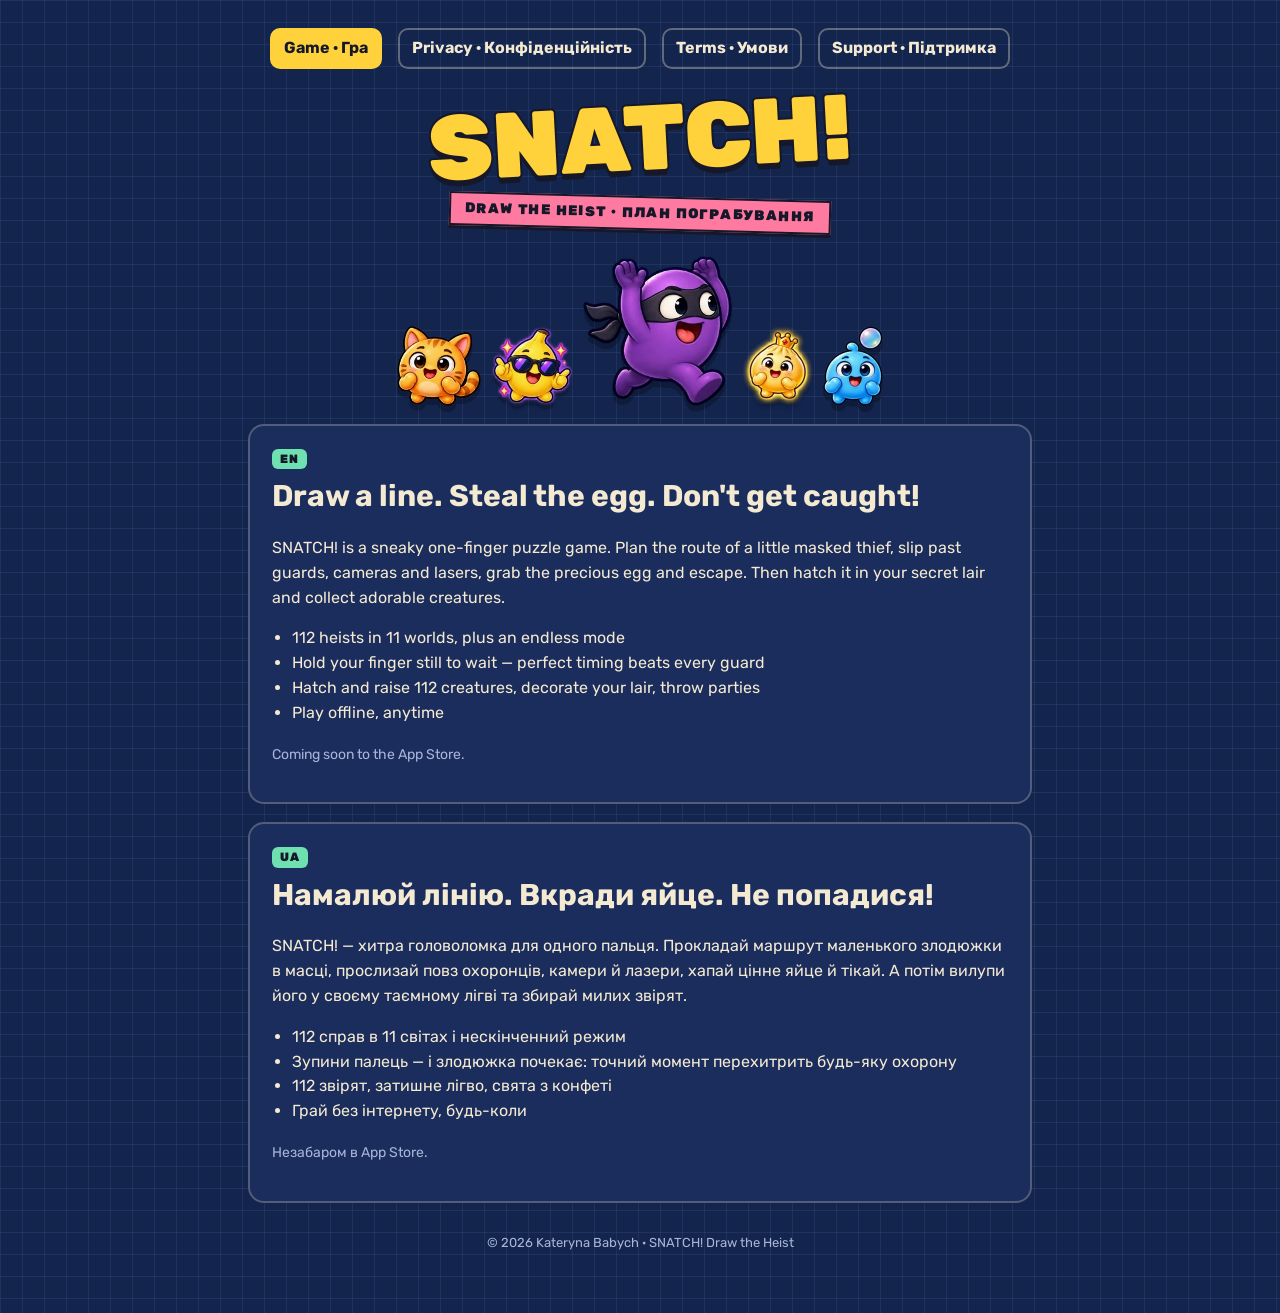
<file: index.html>
<!doctype html>
<html lang="en"><head><meta charset="utf-8"><meta name="viewport" content="width=device-width,initial-scale=1">
<title>SNATCH! Draw the Heist</title><meta name="description" content="SNATCH! is a sneaky one-finger puzzle game: draw a route past guards, steal the egg and hatch adorable creatures.">
<link rel="icon" href="img/favicon.png"><link rel="preconnect" href="https://fonts.googleapis.com">
<link href="https://fonts.googleapis.com/css2?family=Rubik:wght@400;600;800;900&display=swap" rel="stylesheet">
<link rel="stylesheet" href="style.css"></head><body><div class="wrap">
<nav><a href="index.html" class="on">Game · Гра</a><a href="privacy.html">Privacy · Конфіденційність</a><a href="terms.html">Terms · Умови</a><a href="support.html">Support · Підтримка</a></nav>
<div class="logo">SNATCH!</div><div class="tag">Draw the Heist · План пограбування</div>
<div class="hero"><img class="small" src="img/creature_3.webp" alt=""><img class="small" src="img/creature_12.webp" alt=""><img src="img/thief_carry.webp" alt="The masked thief carrying an egg"><img class="small" src="img/creature_15.webp" alt=""><img class="small" src="img/creature_0.webp" alt=""></div>
<div class="card"><span class="lang">EN</span>
<h1>Draw a line. Steal the egg. Don't get caught!</h1>
<p>SNATCH! is a sneaky one-finger puzzle game. Plan the route of a little masked thief, slip past guards, cameras and lasers, grab the precious egg and escape. Then hatch it in your secret lair and collect adorable creatures.</p>
<ul><li>112 heists in 11 worlds, plus an endless mode</li><li>Hold your finger still to wait — perfect timing beats every guard</li><li>Hatch and raise 112 creatures, decorate your lair, throw parties</li><li>Play offline, anytime</li></ul>
<p><span class="muted">Coming soon to the App Store.</span></p></div>
<div class="card"><span class="lang">UA</span>
<h1>Намалюй лінію. Вкради яйце. Не попадися!</h1>
<p>SNATCH! — хитра головоломка для одного пальця. Прокладай маршрут маленького злодюжки в масці, прослизай повз охоронців, камери й лазери, хапай цінне яйце й тікай. А потім вилупи його у своєму таємному лігві та збирай милих звірят.</p>
<ul><li>112 справ в 11 світах і нескінченний режим</li><li>Зупини палець — і злодюжка почекає: точний момент перехитрить будь-яку охорону</li><li>112 звірят, затишне лігво, свята з конфеті</li><li>Грай без інтернету, будь-коли</li></ul>
<p><span class="muted">Незабаром в App Store.</span></p></div>
<footer>© 2026 Kateryna Babych · SNATCH! Draw the Heist</footer></div></body></html>
</file>
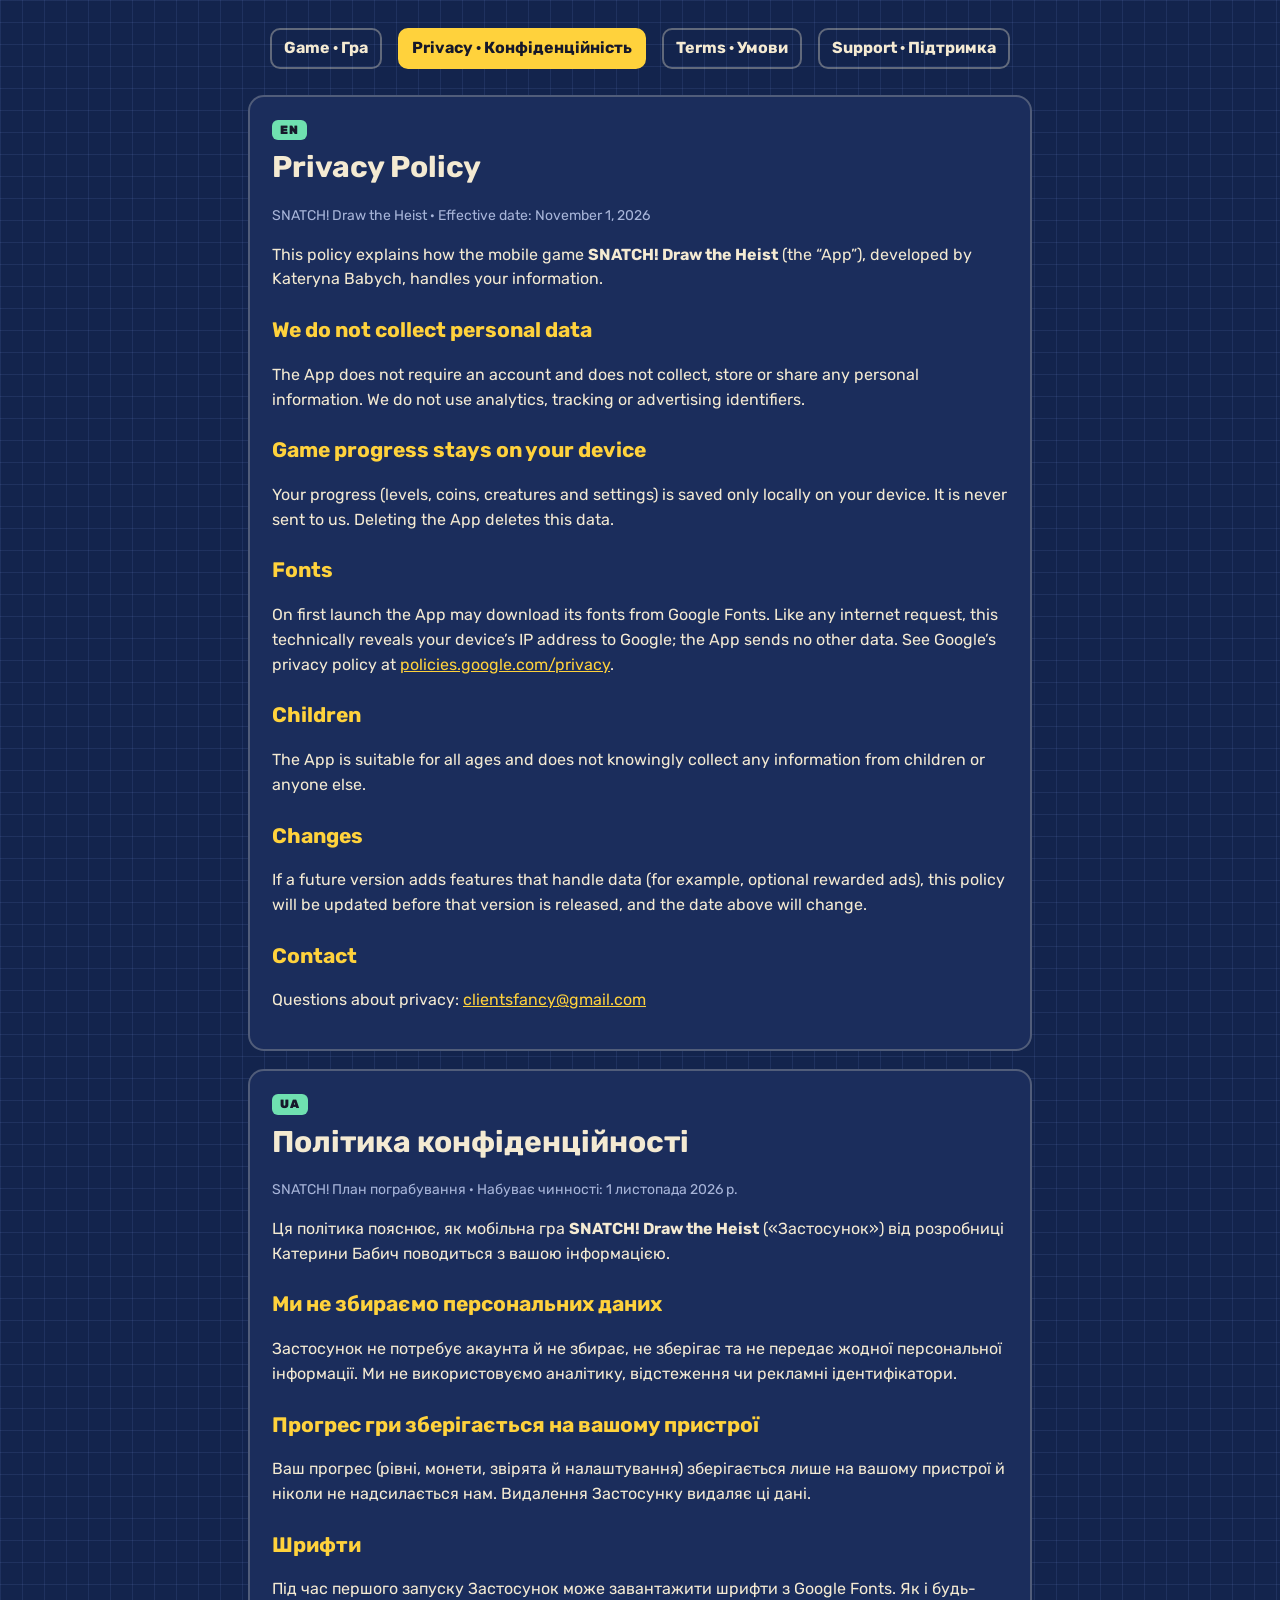
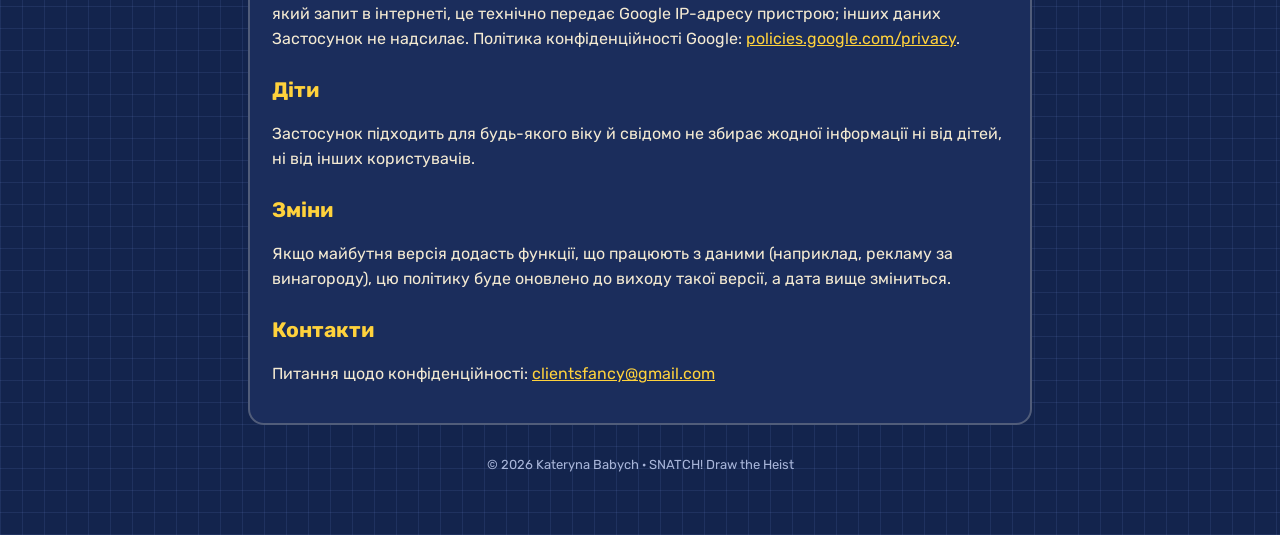
<file: privacy.html>
<!doctype html>
<html lang="en"><head><meta charset="utf-8"><meta name="viewport" content="width=device-width,initial-scale=1">
<title>Privacy Policy — SNATCH!</title><meta name="description" content="Privacy policy of the SNATCH! Draw the Heist mobile game.">
<link rel="icon" href="img/favicon.png"><link rel="preconnect" href="https://fonts.googleapis.com">
<link href="https://fonts.googleapis.com/css2?family=Rubik:wght@400;600;800;900&display=swap" rel="stylesheet">
<link rel="stylesheet" href="style.css"></head><body><div class="wrap">
<nav><a href="index.html">Game · Гра</a><a href="privacy.html" class="on">Privacy · Конфіденційність</a><a href="terms.html">Terms · Умови</a><a href="support.html">Support · Підтримка</a></nav>
<div class="card"><span class="lang">EN</span>
<h1>Privacy Policy</h1><p class="muted">SNATCH! Draw the Heist · Effective date: November 1, 2026</p>
<p>This policy explains how the mobile game <b>SNATCH! Draw the Heist</b> (the “App”), developed by Kateryna Babych, handles your information.</p>
<h2>We do not collect personal data</h2>
<p>The App does not require an account and does not collect, store or share any personal information. We do not use analytics, tracking or advertising identifiers.</p>
<h2>Game progress stays on your device</h2>
<p>Your progress (levels, coins, creatures and settings) is saved only locally on your device. It is never sent to us. Deleting the App deletes this data.</p>
<h2>Fonts</h2>
<p>On first launch the App may download its fonts from Google Fonts. Like any internet request, this technically reveals your device’s IP address to Google; the App sends no other data. See Google’s privacy policy at <a href="https://policies.google.com/privacy">policies.google.com/privacy</a>.</p>
<h2>Children</h2>
<p>The App is suitable for all ages and does not knowingly collect any information from children or anyone else.</p>
<h2>Changes</h2>
<p>If a future version adds features that handle data (for example, optional rewarded ads), this policy will be updated before that version is released, and the date above will change.</p>
<h2>Contact</h2>
<p>Questions about privacy: <a href="mailto:clientsfancy@gmail.com">clientsfancy@gmail.com</a></p></div>
<div class="card"><span class="lang">UA</span>
<h1>Політика конфіденційності</h1><p class="muted">SNATCH! План пограбування · Набуває чинності: 1 листопада 2026 р.</p>
<p>Ця політика пояснює, як мобільна гра <b>SNATCH! Draw the Heist</b> («Застосунок») від розробниці Катерини Бабич поводиться з вашою інформацією.</p>
<h2>Ми не збираємо персональних даних</h2>
<p>Застосунок не потребує акаунта й не збирає, не зберігає та не передає жодної персональної інформації. Ми не використовуємо аналітику, відстеження чи рекламні ідентифікатори.</p>
<h2>Прогрес гри зберігається на вашому пристрої</h2>
<p>Ваш прогрес (рівні, монети, звірята й налаштування) зберігається лише на вашому пристрої й ніколи не надсилається нам. Видалення Застосунку видаляє ці дані.</p>
<h2>Шрифти</h2>
<p>Під час першого запуску Застосунок може завантажити шрифти з Google Fonts. Як і будь-який запит в інтернеті, це технічно передає Google IP-адресу пристрою; інших даних Застосунок не надсилає. Політика конфіденційності Google: <a href="https://policies.google.com/privacy">policies.google.com/privacy</a>.</p>
<h2>Діти</h2>
<p>Застосунок підходить для будь-якого віку й свідомо не збирає жодної інформації ні від дітей, ні від інших користувачів.</p>
<h2>Зміни</h2>
<p>Якщо майбутня версія додасть функції, що працюють з даними (наприклад, рекламу за винагороду), цю політику буде оновлено до виходу такої версії, а дата вище зміниться.</p>
<h2>Контакти</h2>
<p>Питання щодо конфіденційності: <a href="mailto:clientsfancy@gmail.com">clientsfancy@gmail.com</a></p></div>
<footer>© 2026 Kateryna Babych · SNATCH! Draw the Heist</footer></div></body></html>
</file>
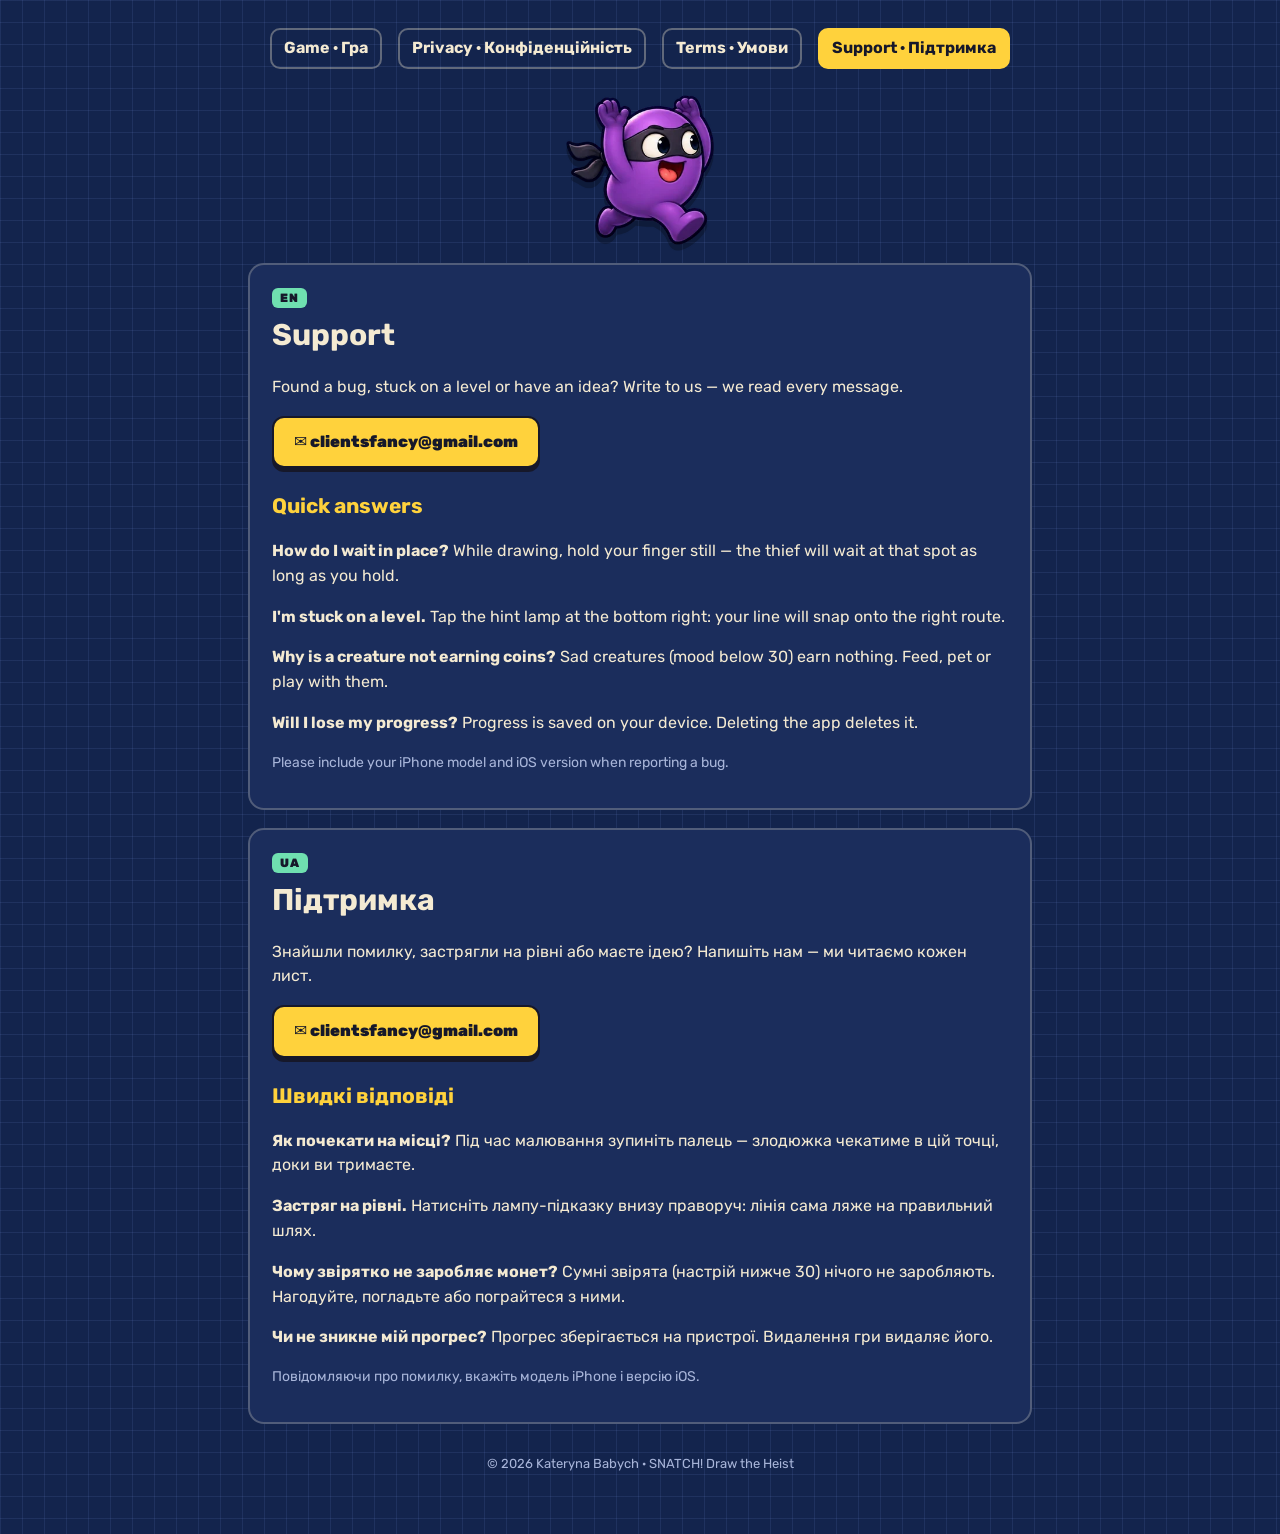
<file: support.html>
<!doctype html>
<html lang="en"><head><meta charset="utf-8"><meta name="viewport" content="width=device-width,initial-scale=1">
<title>Support — SNATCH!</title><meta name="description" content="Help and contact for the SNATCH! Draw the Heist mobile game.">
<link rel="icon" href="img/favicon.png"><link rel="preconnect" href="https://fonts.googleapis.com">
<link href="https://fonts.googleapis.com/css2?family=Rubik:wght@400;600;800;900&display=swap" rel="stylesheet">
<link rel="stylesheet" href="style.css"></head><body><div class="wrap">
<nav><a href="index.html">Game · Гра</a><a href="privacy.html">Privacy · Конфіденційність</a><a href="terms.html">Terms · Умови</a><a href="support.html" class="on">Support · Підтримка</a></nav>
<div class="hero"><img src="img/thief_carry.webp" alt=""></div>
<div class="card"><span class="lang">EN</span>
<h1>Support</h1>
<p>Found a bug, stuck on a level or have an idea? Write to us — we read every message.</p>
<p><a class="btn" href="mailto:clientsfancy@gmail.com?subject=SNATCH!%20support">✉ clientsfancy@gmail.com</a></p>
<h2>Quick answers</h2>
<p><b>How do I wait in place?</b> While drawing, hold your finger still — the thief will wait at that spot as long as you hold.</p>
<p><b>I'm stuck on a level.</b> Tap the hint lamp at the bottom right: your line will snap onto the right route.</p>
<p><b>Why is a creature not earning coins?</b> Sad creatures (mood below 30) earn nothing. Feed, pet or play with them.</p>
<p><b>Will I lose my progress?</b> Progress is saved on your device. Deleting the app deletes it.</p>
<p class="muted">Please include your iPhone model and iOS version when reporting a bug.</p></div>
<div class="card"><span class="lang">UA</span>
<h1>Підтримка</h1>
<p>Знайшли помилку, застрягли на рівні або маєте ідею? Напишіть нам — ми читаємо кожен лист.</p>
<p><a class="btn" href="mailto:clientsfancy@gmail.com?subject=SNATCH!%20support">✉ clientsfancy@gmail.com</a></p>
<h2>Швидкі відповіді</h2>
<p><b>Як почекати на місці?</b> Під час малювання зупиніть палець — злодюжка чекатиме в цій точці, доки ви тримаєте.</p>
<p><b>Застряг на рівні.</b> Натисніть лампу-підказку внизу праворуч: лінія сама ляже на правильний шлях.</p>
<p><b>Чому звірятко не заробляє монет?</b> Сумні звірята (настрій нижче 30) нічого не заробляють. Нагодуйте, погладьте або пограйтеся з ними.</p>
<p><b>Чи не зникне мій прогрес?</b> Прогрес зберігається на пристрої. Видалення гри видаляє його.</p>
<p class="muted">Повідомляючи про помилку, вкажіть модель iPhone і версію iOS.</p></div>
<footer>© 2026 Kateryna Babych · SNATCH! Draw the Heist</footer></div></body></html>
</file>
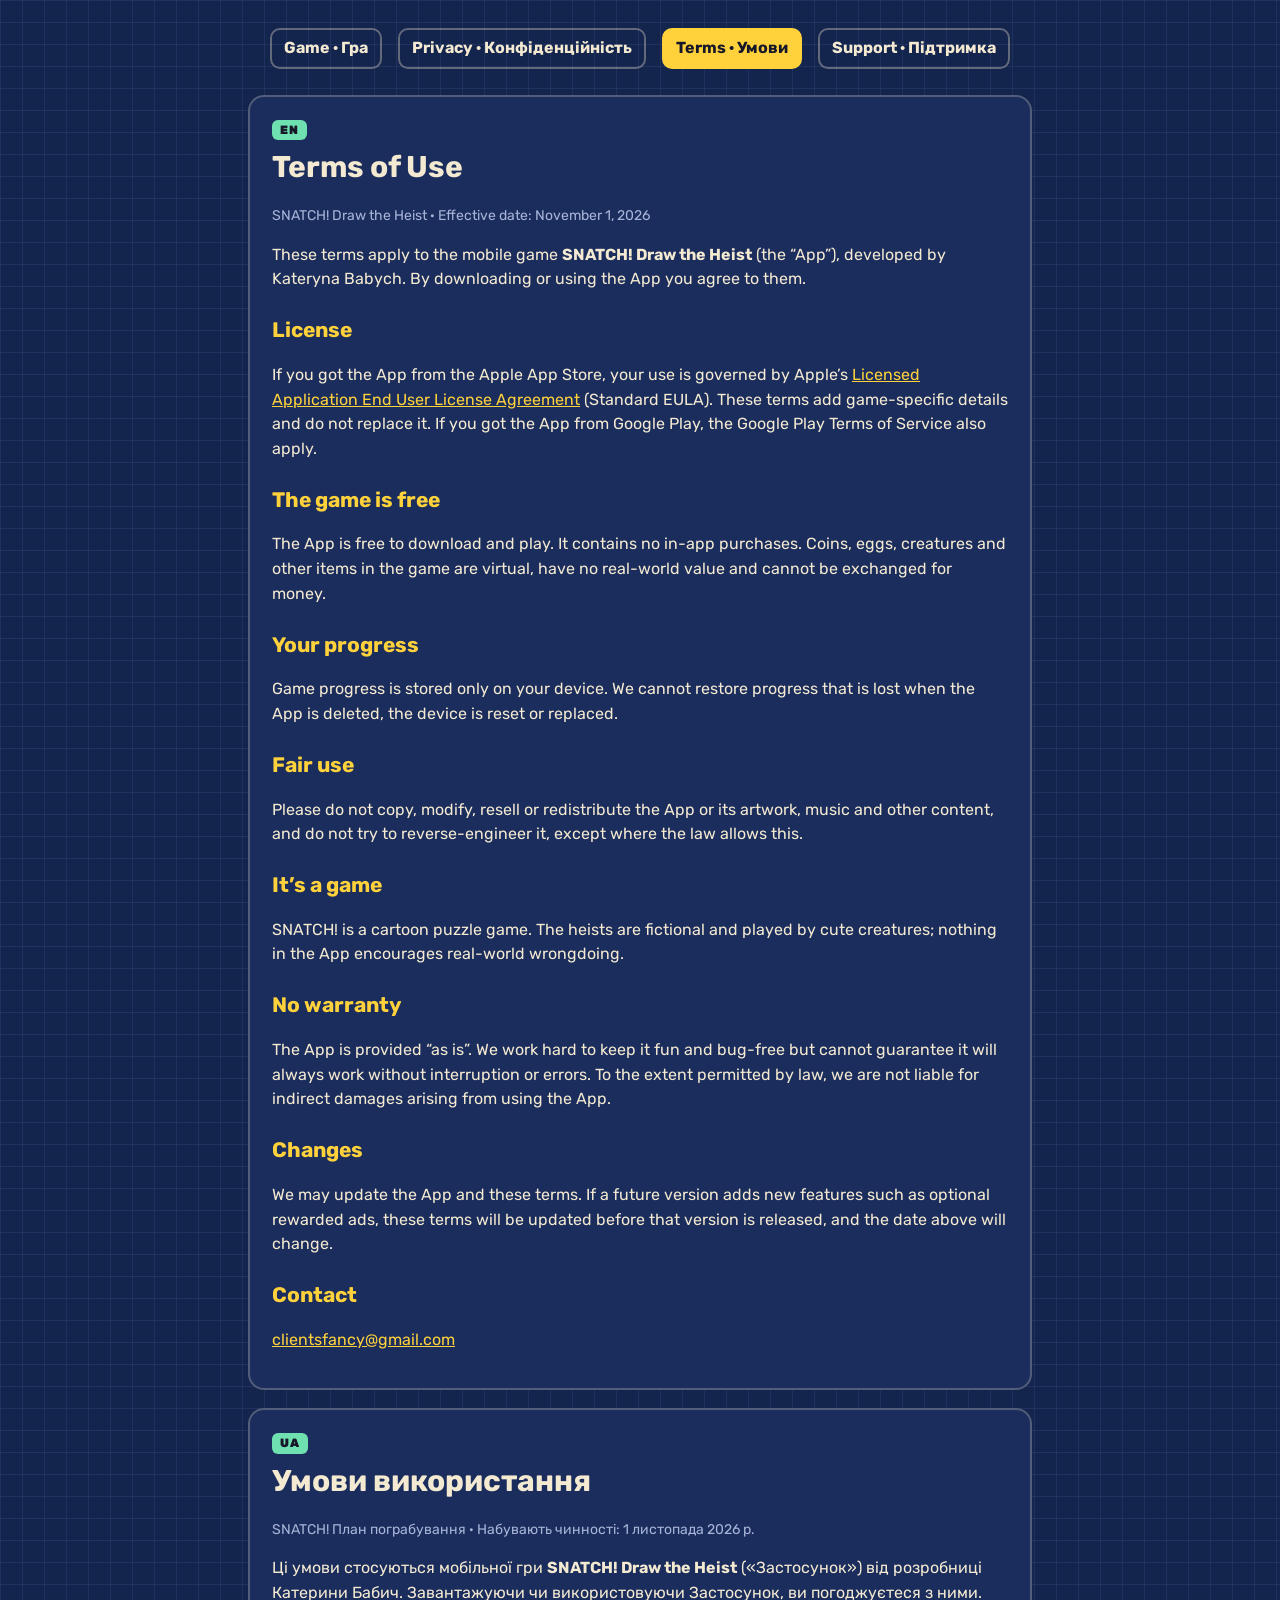
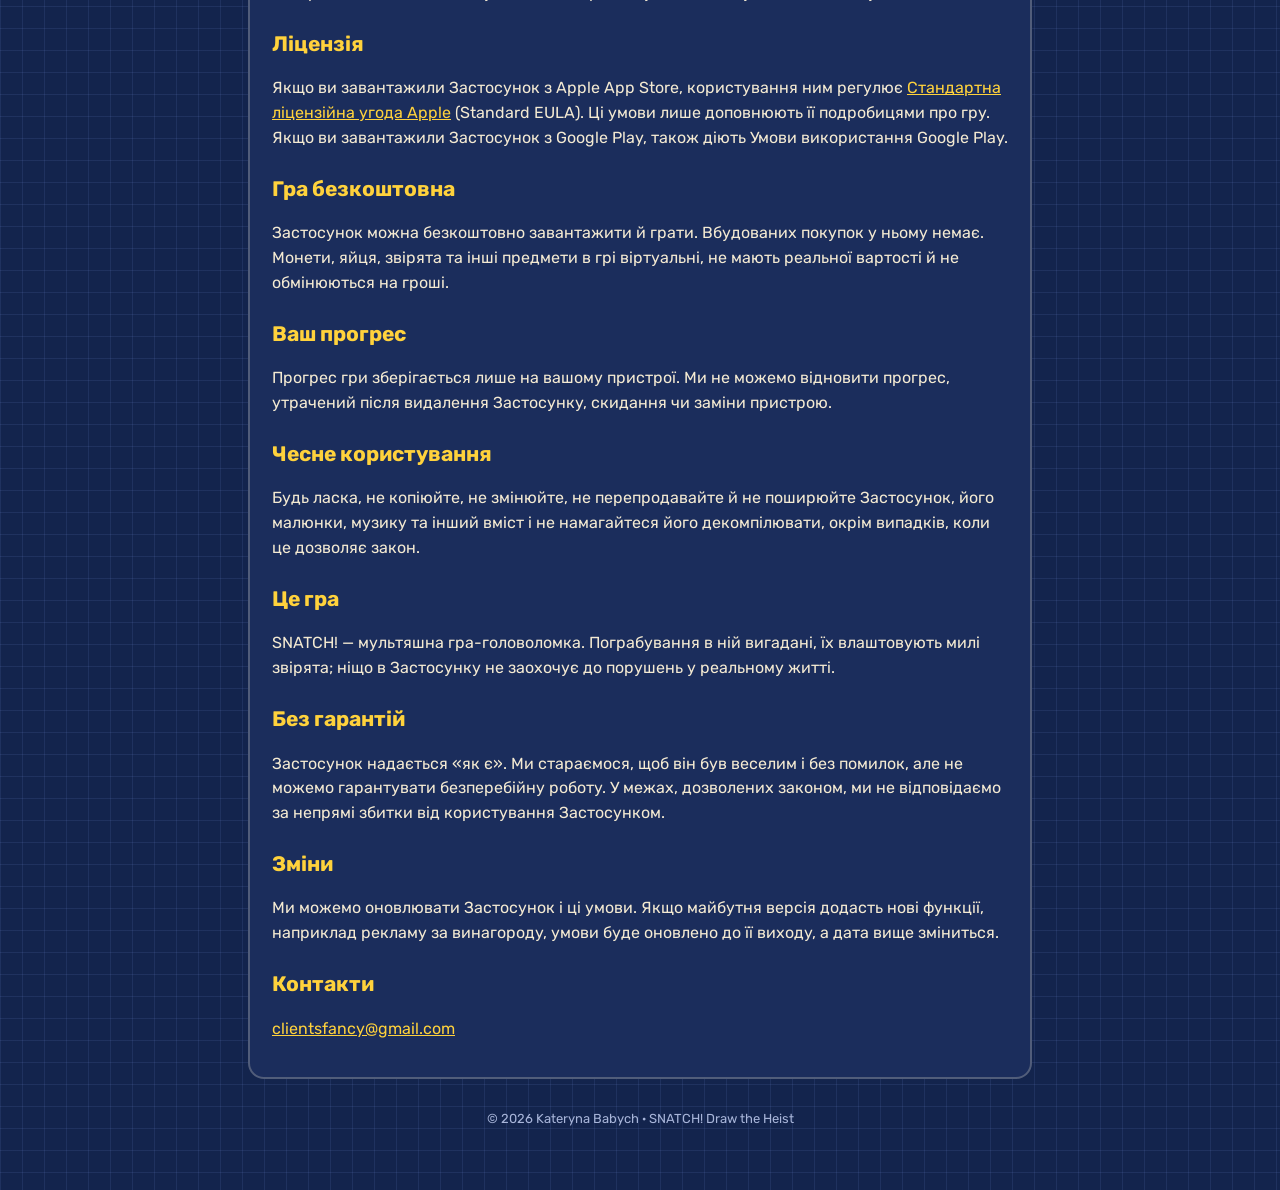
<file: terms.html>
<!doctype html>
<html lang="en"><head><meta charset="utf-8"><meta name="viewport" content="width=device-width,initial-scale=1">
<title>Terms of Use — SNATCH!</title><meta name="description" content="Terms of use of the SNATCH! Draw the Heist mobile game.">
<link rel="icon" href="img/favicon.png"><link rel="preconnect" href="https://fonts.googleapis.com">
<link href="https://fonts.googleapis.com/css2?family=Rubik:wght@400;600;800;900&display=swap" rel="stylesheet">
<link rel="stylesheet" href="style.css"></head><body><div class="wrap">
<nav><a href="index.html">Game · Гра</a><a href="privacy.html">Privacy · Конфіденційність</a><a href="terms.html" class="on">Terms · Умови</a><a href="support.html">Support · Підтримка</a></nav>
<div class="card"><span class="lang">EN</span>
<h1>Terms of Use</h1><p class="muted">SNATCH! Draw the Heist · Effective date: November 1, 2026</p>
<p>These terms apply to the mobile game <b>SNATCH! Draw the Heist</b> (the “App”), developed by Kateryna Babych. By downloading or using the App you agree to them.</p>
<h2>License</h2>
<p>If you got the App from the Apple App Store, your use is governed by Apple’s <a href="https://www.apple.com/legal/internet-services/itunes/dev/stdeula/">Licensed Application End User License Agreement</a> (Standard EULA). These terms add game-specific details and do not replace it. If you got the App from Google Play, the Google Play Terms of Service also apply.</p>
<h2>The game is free</h2>
<p>The App is free to download and play. It contains no in-app purchases. Coins, eggs, creatures and other items in the game are virtual, have no real-world value and cannot be exchanged for money.</p>
<h2>Your progress</h2>
<p>Game progress is stored only on your device. We cannot restore progress that is lost when the App is deleted, the device is reset or replaced.</p>
<h2>Fair use</h2>
<p>Please do not copy, modify, resell or redistribute the App or its artwork, music and other content, and do not try to reverse-engineer it, except where the law allows this.</p>
<h2>It’s a game</h2>
<p>SNATCH! is a cartoon puzzle game. The heists are fictional and played by cute creatures; nothing in the App encourages real-world wrongdoing.</p>
<h2>No warranty</h2>
<p>The App is provided “as is”. We work hard to keep it fun and bug-free but cannot guarantee it will always work without interruption or errors. To the extent permitted by law, we are not liable for indirect damages arising from using the App.</p>
<h2>Changes</h2>
<p>We may update the App and these terms. If a future version adds new features such as optional rewarded ads, these terms will be updated before that version is released, and the date above will change.</p>
<h2>Contact</h2>
<p><a href="mailto:clientsfancy@gmail.com">clientsfancy@gmail.com</a></p></div>
<div class="card"><span class="lang">UA</span>
<h1>Умови використання</h1><p class="muted">SNATCH! План пограбування · Набувають чинності: 1 листопада 2026 р.</p>
<p>Ці умови стосуються мобільної гри <b>SNATCH! Draw the Heist</b> («Застосунок») від розробниці Катерини Бабич. Завантажуючи чи використовуючи Застосунок, ви погоджуєтеся з ними.</p>
<h2>Ліцензія</h2>
<p>Якщо ви завантажили Застосунок з Apple App Store, користування ним регулює <a href="https://www.apple.com/legal/internet-services/itunes/dev/stdeula/">Стандартна ліцензійна угода Apple</a> (Standard EULA). Ці умови лише доповнюють її подробицями про гру. Якщо ви завантажили Застосунок з Google Play, також діють Умови використання Google Play.</p>
<h2>Гра безкоштовна</h2>
<p>Застосунок можна безкоштовно завантажити й грати. Вбудованих покупок у ньому немає. Монети, яйця, звірята та інші предмети в грі віртуальні, не мають реальної вартості й не обмінюються на гроші.</p>
<h2>Ваш прогрес</h2>
<p>Прогрес гри зберігається лише на вашому пристрої. Ми не можемо відновити прогрес, утрачений після видалення Застосунку, скидання чи заміни пристрою.</p>
<h2>Чесне користування</h2>
<p>Будь ласка, не копіюйте, не змінюйте, не перепродавайте й не поширюйте Застосунок, його малюнки, музику та інший вміст і не намагайтеся його декомпілювати, окрім випадків, коли це дозволяє закон.</p>
<h2>Це гра</h2>
<p>SNATCH! — мультяшна гра-головоломка. Пограбування в ній вигадані, їх влаштовують милі звірята; ніщо в Застосунку не заохочує до порушень у реальному житті.</p>
<h2>Без гарантій</h2>
<p>Застосунок надається «як є». Ми стараємося, щоб він був веселим і без помилок, але не можемо гарантувати безперебійну роботу. У межах, дозволених законом, ми не відповідаємо за непрямі збитки від користування Застосунком.</p>
<h2>Зміни</h2>
<p>Ми можемо оновлювати Застосунок і ці умови. Якщо майбутня версія додасть нові функції, наприклад рекламу за винагороду, умови буде оновлено до її виходу, а дата вище зміниться.</p>
<h2>Контакти</h2>
<p><a href="mailto:clientsfancy@gmail.com">clientsfancy@gmail.com</a></p></div>
<footer>© 2026 Kateryna Babych · SNATCH! Draw the Heist</footer></div></body></html>
</file>
<file: style.css>
:root{--bg:#13244d;--grid:rgba(140,175,255,.10);--ink:#f4ead2;--muted:#a8b5d9;--torch:#ffd23c;--dark:#16182a;--card:#1b2d5c;--mint:#6fe0b0;--pink:#ff7aa0}
*{box-sizing:border-box}
html,body{margin:0}
body{background:var(--bg);background-image:linear-gradient(var(--grid) 1px,transparent 1px),linear-gradient(90deg,var(--grid) 1px,transparent 1px);background-size:22px 22px;color:var(--ink);font-family:Rubik,system-ui,-apple-system,"Segoe UI",Roboto,sans-serif;line-height:1.55}
a{color:var(--torch)}
.wrap{max-width:820px;margin:0 auto;padding:28px 18px 60px}
nav{display:flex;gap:16px;flex-wrap:wrap;justify-content:center;margin-bottom:26px;font-weight:700}
nav a{color:var(--ink);text-decoration:none;padding:6px 12px;border:2px solid rgba(244,234,210,.35);border-radius:10px}
nav a:hover,nav a.on{background:var(--torch);color:var(--dark);border-color:var(--torch)}
.logo{font-weight:900;font-size:clamp(52px,14vw,92px);line-height:.95;color:var(--torch);text-align:center;margin:10px 0 0;-webkit-text-stroke:4px var(--dark);paint-order:stroke fill;text-shadow:0 6px 0 var(--dark);transform:rotate(-3deg)}
.tag{display:table;margin:14px auto 0;background:var(--pink);color:var(--dark);font-weight:900;letter-spacing:.1em;text-transform:uppercase;font-size:14px;padding:4px 14px;border:2.5px solid var(--dark);box-shadow:0 3px 0 var(--dark);transform:rotate(1.5deg)}
.hero{display:flex;justify-content:center;align-items:flex-end;gap:10px;margin:26px 0 8px;flex-wrap:wrap}
.hero img{height:150px;filter:drop-shadow(0 6px 0 rgba(0,0,0,.25))}
.hero img.small{height:80px}
.card{background:var(--card);border:2.5px solid rgba(244,234,210,.25);border-radius:16px;padding:20px 22px;margin:18px 0}
h1{font-size:30px;margin:0 0 6px}
h2{font-size:21px;margin:22px 0 6px;color:var(--torch)}
p,li{color:var(--ink)}
.muted{color:var(--muted);font-size:14px}
ul{padding-left:20px}
.lang{display:inline-block;background:var(--mint);color:var(--dark);font-weight:900;border-radius:6px;padding:1px 8px;font-size:12px;letter-spacing:.08em;margin-bottom:4px}
.btn{display:inline-block;background:var(--torch);color:var(--dark);font-weight:900;text-decoration:none;padding:12px 20px;border-radius:12px;border:2.5px solid var(--dark);box-shadow:0 4px 0 var(--dark)}
footer{text-align:center;color:var(--muted);font-size:13px;margin-top:30px}
</file>
